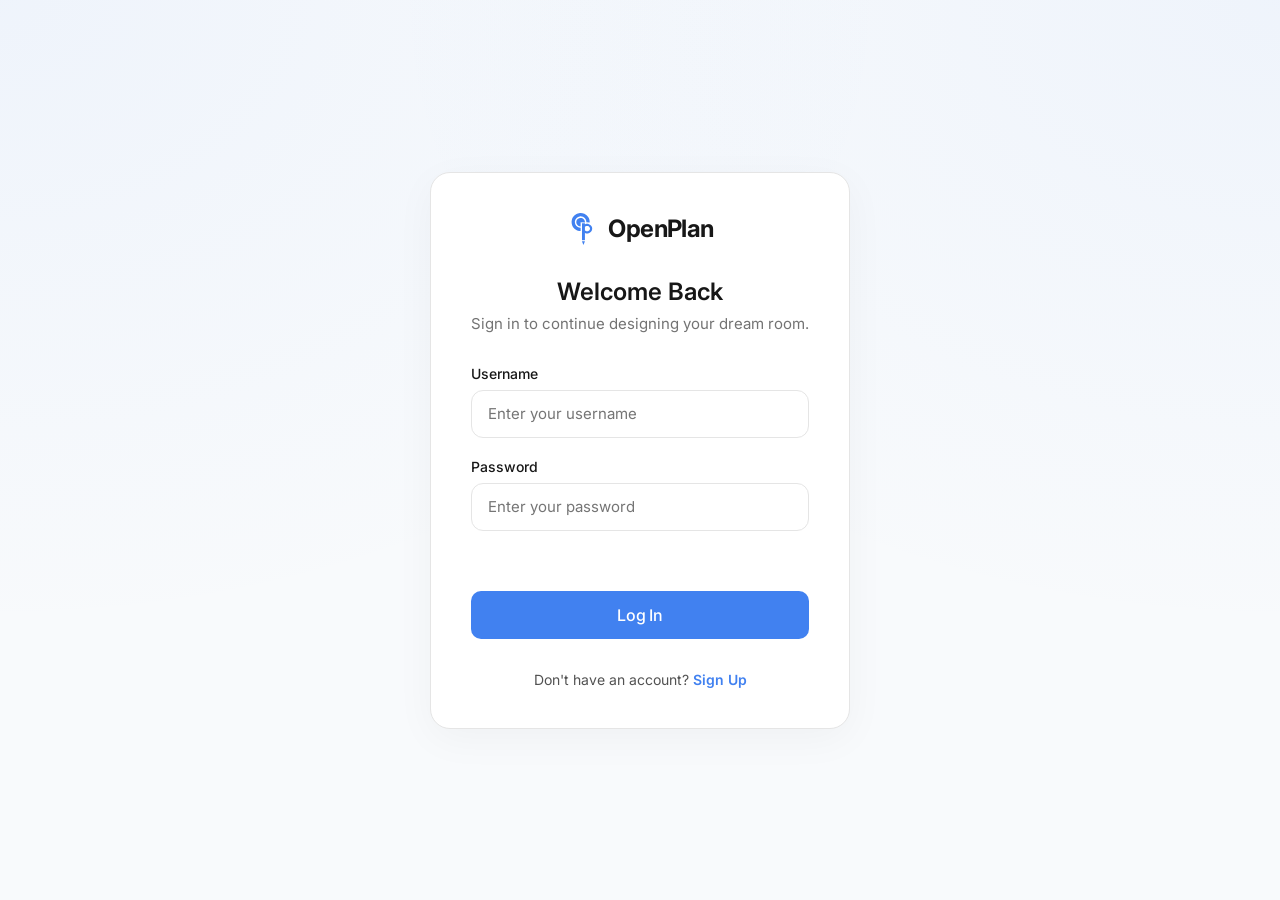
<file: login.html>
<!DOCTYPE html>
<html lang="en">
<head>
    <meta charset="UTF-8">
    <meta name="viewport" content="width=device-width, initial-scale=1.0">
    <title>Log In - OpenPlan</title>
    <link rel="stylesheet" href="css/base.css">
    <link rel="stylesheet" href="css/header.css">
    <link rel="stylesheet" href="css/auth_pages.css">
</head>
<body class="auth-page">
    <div class="auth-card">
        <a href="/" class="auth-logo">
            <img src="/icons/openplan.svg" alt="OpenPlan" style="width: 32px; height: 32px;">
            <span class="auth-logo-text">OpenPlan</span>
        </a>
        
        <div class="auth-header">
            <h1>Welcome Back</h1>
            <p>Sign in to continue designing your dream room.</p>
        </div>

        <div class="auth-form">
            <div class="auth-input-group">
                <label for="loginUsername">Username</label>
                <input type="text" id="loginUsername" placeholder="Enter your username" required>
            </div>
            <div class="auth-input-group">
                <label for="loginPassword">Password</label>
                <input type="password" id="loginPassword" placeholder="Enter your password" required>
            </div>
            <div id="loginError" class="auth-error"></div>
            <button class="upload-btn" id="loginSubmitBtn" style="width: 100%; height: 48px; justify-content: center; font-size: 16px;">Log In</button>
        </div>

        <div class="auth-footer">
            Don't have an account? <a href="/signup">Sign Up</a>
        </div>
    </div>

    <script type="module">
        import { initAuthPage } from './js/auth.js';
        document.addEventListener('DOMContentLoaded', () => {
            initAuthPage('login');
        });
    </script>
</body>
</html>
</file>
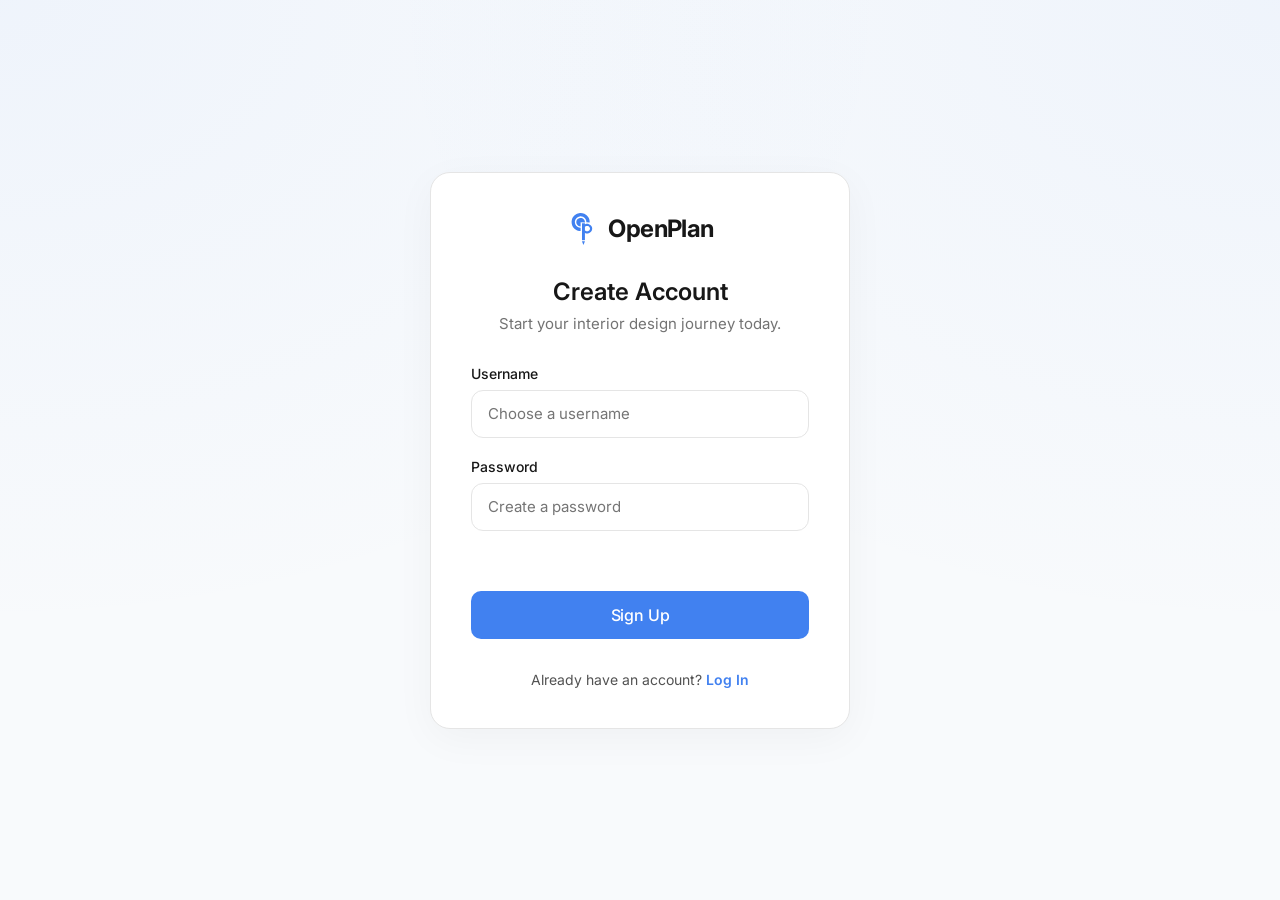
<file: signup.html>
<!DOCTYPE html>
<html lang="en">
<head>
    <meta charset="UTF-8">
    <meta name="viewport" content="width=device-width, initial-scale=1.0">
    <title>Sign Up - OpenPlan</title>
    <link rel="stylesheet" href="css/base.css">
    <link rel="stylesheet" href="css/header.css">
    <link rel="stylesheet" href="css/auth_pages.css">
</head>
<body class="auth-page">
    <div class="auth-card">
        <a href="/" class="auth-logo">
            <img src="/icons/openplan.svg" alt="OpenPlan" style="width: 32px; height: 32px;">
            <span class="auth-logo-text">OpenPlan</span>
        </a>
        
        <div class="auth-header">
            <h1>Create Account</h1>
            <p>Start your interior design journey today.</p>
        </div>

        <div class="auth-form">
            <div class="auth-input-group">
                <label for="registerUsername">Username</label>
                <input type="text" id="registerUsername" placeholder="Choose a username" required>
            </div>
            <div class="auth-input-group">
                <label for="registerPassword">Password</label>
                <input type="password" id="registerPassword" placeholder="Create a password" required>
            </div>
            <div id="registerError" class="auth-error"></div>
            <button class="upload-btn" id="registerSubmitBtn" style="width: 100%; height: 48px; justify-content: center; font-size: 16px;">Sign Up</button>
        </div>

        <div class="auth-footer">
            Already have an account? <a href="/login">Log In</a>
        </div>
    </div>

    <script type="module">
        import { initAuthPage } from './js/auth.js';
        document.addEventListener('DOMContentLoaded', () => {
            initAuthPage('signup');
        });
    </script>
</body>
</html>
</file>
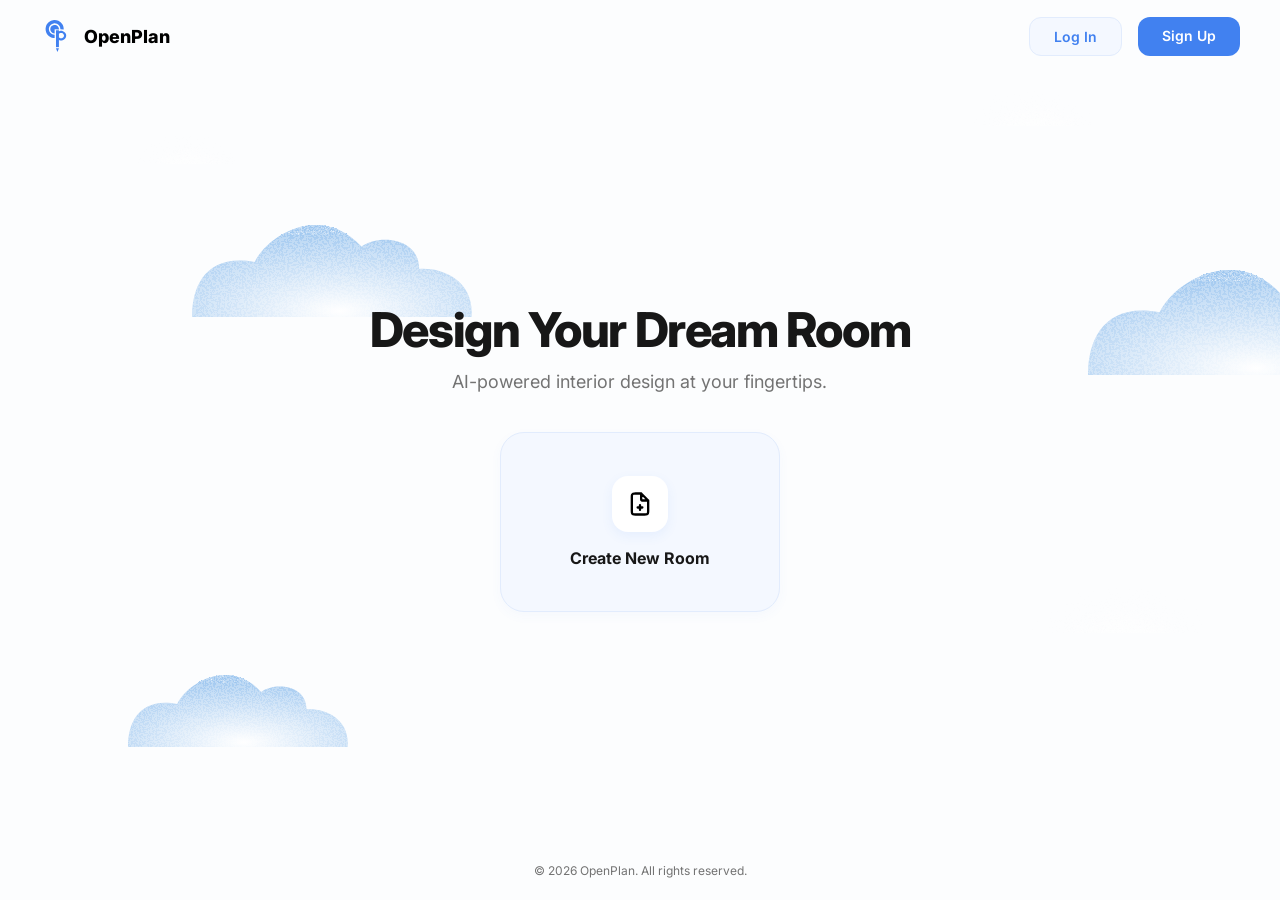
<file: welcome.html>
<!DOCTYPE html>
<html lang="en">
<head>
    <meta charset="UTF-8">
    <meta name="viewport" content="width=device-width, initial-scale=1.0">
    <title>Welcome - OpenPlan</title>
    <link rel="stylesheet" href="css/base.css">
    <link rel="stylesheet" href="css/header.css">
    <link rel="stylesheet" href="css/welcome.css">
</head>
<body class="welcome-page">
    <!-- Parallax Background -->
    <div class="parallax-container">
        <div class="parallax-layer layer-circles">
            <img src="/icons/circle.svg" class="parallax-item p-circle-1" alt="">
            <img src="/icons/circle.svg" class="parallax-item p-circle-2" alt="">
            <img src="/icons/circle.svg" class="parallax-item p-circle-3" alt="">
        </div>
        <div class="parallax-layer layer-clouds">
            <img src="/icons/cloud.svg" class="parallax-item p-cloud-1" alt="">
            <img src="/icons/cloud.svg" class="parallax-item p-cloud-2" alt="">
            <img src="/icons/cloud.svg" class="parallax-item p-cloud-3" alt="">
        </div>
    </div>

    <!-- Main Content -->
    <div class="welcome-content">
        <header class="welcome-header">
            <div class="logo">
                <img src="/icons/openplan.svg" alt="OpenPlan">
                <span>OpenPlan</span>
            </div>
            <div class="auth-actions">
                <a href="/login" class="login-nav-btn">Log In</a>
                <a href="/signup" class="signup-nav-btn">Sign Up</a>
            </div>
        </header>

        <main class="welcome-main">
            <div class="hero-text">
                <h1>Design Your Dream Room</h1>
                <p>AI-powered interior design at your fingertips.</p>
            </div>

            <div class="welcome-single-card-container">
                <a href="/" class="welcome-card hero-card">
                    <div class="card-icon"><img src="/icons/create.svg" alt=""></div>
                    <span>Create New Room</span>
                </a>
            </div>
        </main>

        <footer class="welcome-footer">
            <p>&copy; 2026 OpenPlan. All rights reserved.</p>
        </footer>
    </div>

    <script src="js/welcome.js"></script>
</body>
</html>
</file>
<file: css/base.css>
@import url('https://fonts.googleapis.com/css2?family=Inter:wght@400;500;600&display=swap');

:root {
    --bg-color: #f6f6f6;
    --border-color: #e5e5e5;
    --primary-blue: #4181f0;
    --primary-blue-light: rgba(65, 129, 240, 0.2);
    --primary-blue-soft: #f4f8ff;
    --primary-blue-soft-hover: #e0eeff;
    --primary-blue-soft-border: #e2ecfd;
    --primary-blue-soft-border-hover: #d1e1fd;
    --text-dark: #171717;
    --text-white: #ffffff;
    --text-gray: #737373;
    --text-gray-dark: #525252;
    --bg-light: #f5f5f5;
}

* {
    box-sizing: border-box;
    margin: 0;
    padding: 0;
    font-family: 'Inter', sans-serif;
}

body, html {
    width: 100%;
    height: 100%;
    background-color: var(--bg-color);
    overflow: hidden; /* No scrolling for this layout */
}

.app-container {
    display: flex;
    flex-direction: column;
    height: 100vh;
    width: 100vw;
}

/* Loading Spinner Animation */
.loading-spinner {
    width: 32px;
    height: 32px;
    border: 3px solid var(--primary-blue-light);
    border-radius: 50%;
    border-top-color: var(--primary-blue);
    animation: spin 0.8s cubic-bezier(0.4, 0, 0.2, 1) infinite;
    display: block;
    margin: 32px auto;
}

@keyframes spin {
    from { transform: rotate(0deg); }
    to { transform: rotate(360deg); }
}

/* Ensure spinner is centered in grid layouts */
.furniture-grid .loading-spinner {
    grid-column: 1 / -1;
}
</file>
<file: css/header.css>
/* Top Navigation */
.topnav {
    height: 64px;
    background-color: white;
    border-bottom: 1px solid var(--border-color);
    display: flex;
    align-items: center;
    justify-content: space-between;
    padding: 0 24px;
    flex-shrink: 0;
}

.topnav-left {
    display: flex;
    align-items: center;
    gap: 20px;
    /* Reduced gap since divider adds its own space */
}

.nav-divider {
    width: 2px;
    height: 24px;
    background-color: #adadad;
    opacity: 0.6;
}

.auth-container,
.user-status-container {
    display: flex;
    align-items: center;
    gap: 12px;
}

.user-info {
    display: flex;
    align-items: center;
    gap: 10px;
    padding: 0 4px;
}

.user-icon {
    width: 20px;
    height: 20px;
    opacity: 0.7;
}

.welcome-text {
    font-size: 14px;
    font-weight: 600;
    color: var(--text-dark);
}

.logo-link {
    text-decoration: none;
    cursor: pointer;
    display: block;
    transition: opacity 0.2s ease;
}

.logo-link:hover {
    opacity: 0.8;
}

.logo-container {
    display: flex;
    align-items: center;
    gap: 8px;
}

.logo-icon {
    width: 24px;
    height: 24px;
}

.logo-text {
    font-size: 20px;
    font-weight: 600;
    color: var(--text-dark);
    letter-spacing: -0.44px;
}

.upload-btn {
    background-color: var(--primary-blue);
    color: var(--text-white);
    border: none;
    border-radius: 10px;
    height: 36px;
    padding: 0 16px;
    display: flex;
    align-items: center;
    gap: 8px;
    font-size: 14px;
    font-weight: 500;
    cursor: pointer;
    letter-spacing: -0.15px;
    transition: opacity 0.2s ease;
}

.upload-btn:hover {
    opacity: 0.9;
}

.upload-icon {
    width: 16px;
    height: 16px;
    filter: brightness(0) invert(1);
}

/* Main Content Layout */
.main-content {
    display: flex;
    flex: 1;
    overflow: hidden;
}
</file>
<file: css/auth_pages.css>
body.auth-page {
    margin: 0;
    padding: 0;
    min-height: 100vh;
    display: flex;
    align-items: center;
    justify-content: center;
    background-color: #f8fafc;
    background-image: 
        radial-gradient(at 0% 0%, rgba(65, 129, 240, 0.05) 0px, transparent 50%),
        radial-gradient(at 100% 0%, rgba(65, 129, 240, 0.05) 0px, transparent 50%);
}

.auth-card {
    width: 100%;
    max-width: 420px;
    padding: 40px;
    background: white;
    border-radius: 20px;
    box-shadow: 0 10px 40px rgba(0, 0, 0, 0.04);
    border: 1px solid var(--border-color);
}

.auth-logo {
    display: flex;
    align-items: center;
    justify-content: center;
    gap: 10px;
    margin-bottom: 32px;
    text-decoration: none;
}

.auth-logo-text {
    font-size: 24px;
    font-weight: 700;
    color: var(--text-dark);
    letter-spacing: -0.6px;
}

.auth-header {
    text-align: center;
    margin-bottom: 32px;
}

.auth-header h1 {
    font-size: 24px;
    font-weight: 600;
    color: var(--text-dark);
    margin-bottom: 8px;
}

.auth-header p {
    color: var(--text-gray);
    font-size: 15px;
}

.auth-form {
    display: flex;
    flex-direction: column;
    gap: 20px;
}

.auth-input-group {
    display: flex;
    flex-direction: column;
    gap: 8px;
}

.auth-input-group label {
    font-size: 14px;
    font-weight: 500;
    color: var(--text-dark);
}

.auth-input-group input {
    height: 48px;
    padding: 0 16px;
    border-radius: 12px;
    border: 1px solid var(--border-color);
    outline: none;
    font-size: 15px;
    transition: border-color 0.2s;
}

.auth-input-group input:focus {
    border-color: var(--primary-blue);
}

.auth-error {
    color: #ef4444;
    font-size: 14px;
    font-weight: 500;
    text-align: center;
    min-height: 20px;
}

.auth-footer {
    margin-top: 32px;
    text-align: center;
    font-size: 14px;
    color: var(--text-gray-dark);
}

.auth-footer a {
    color: var(--primary-blue);
    font-weight: 600;
    text-decoration: none;
}

.auth-footer a:hover {
    text-decoration: underline;
}
</file>
<file: css/welcome.css>
/* welcome.css */

.welcome-page {
    margin: 0;
    padding: 0;
    overflow: hidden;
    background: #fcfdfe;
    font-family: 'Inter', system-ui, -apple-system, sans-serif;
    color: var(--text-dark);
    height: 100vh;
    display: flex;
    flex-direction: column;
}

/* Parallax Layers */
.parallax-container {
    position: absolute;
    top: 0;
    left: 0;
    width: 100%;
    height: 100%;
    z-index: 0;
    pointer-events: none;
}

.parallax-layer {
    position: absolute;
    top: 0;
    left: 0;
    width: 100%;
    height: 100%;
    transition: transform 0.1s ease-out;
}

.parallax-item {
    position: absolute;
    opacity: 1.0;
}

/* Specific Positions for Circles and Clouds */
.p-circle-1 {
    top: 15%;
    left: 10%;
    width: 120px;
}

.p-circle-2 {
    top: 65%;
    left: 80%;
    width: 200px;
}

.p-circle-3 {
    top: 10%;
    left: 75%;
    width: 150px;
}

.p-cloud-1 {
    top: 25%;
    left: 15%;
    width: 280px;
}

.p-cloud-2 {
    top: 75%;
    left: 10%;
    width: 220px;
}

.p-cloud-3 {
    top: 30%;
    left: 85%;
    width: 320px;
}

/* Main Content Layout */
.welcome-content {
    position: relative;
    z-index: 10;
    display: flex;
    flex-direction: column;
    height: 100%;
}

.welcome-header {
    height: 72px;
    padding: 0 40px;
    display: flex;
    align-items: center;
    justify-content: space-between;
}

.welcome-header .logo {
    display: flex;
    align-items: center;
    gap: 12px;
    font-weight: 800;
    font-size: 18px;
    color: black;
}

.welcome-header .logo img {
    width: 32px;
    height: 32px;
}

.auth-actions {
    display: flex;
    gap: 16px;
}

.login-nav-btn {
    padding: 10px 24px;
    border-radius: 12px;
    background: var(--primary-blue-soft);
    border: 1px solid var(--primary-blue-soft-border);
    color: var(--primary-blue);
    text-decoration: none;
    font-weight: 600;
    font-size: 14px;
    transition: all 0.2s ease;
}

.signup-nav-btn {
    padding: 10px 24px;
    border-radius: 12px;
    background: var(--primary-blue);
    color: white;
    text-decoration: none;
    font-weight: 600;
    font-size: 14px;
    transition: all 0.2s ease;
}

/* Main Area */
.welcome-main {
    flex: 1;
    display: flex;
    flex-direction: column;
    align-items: center;
    justify-content: center;
    padding: 0 40px;
    gap: 40px;
}

.hero-text {
    text-align: center;
}

.hero-text h1 {
    font-size: 48px;
    font-weight: 800;
    margin-bottom: 12px;
    letter-spacing: -0.03em;
}

.hero-text p {
    font-size: 18px;
    color: var(--text-gray);
    margin: 0;
}

/* Single Hero Card Layout */
.welcome-single-card-container {
    display: flex;
    justify-content: center;
    width: 100%;
}

.welcome-card {
    display: flex;
    flex-direction: column;
    align-items: center;
    justify-content: center;
    gap: 16px;
    width: 280px;
    height: 180px;
    background-color: var(--primary-blue-soft);
    border: 1px solid var(--primary-blue-soft-border);
    border-radius: 24px;
    text-decoration: none;
    color: var(--text-dark);
    font-weight: 700;
    font-size: 16px;
    transition: all 0.3s cubic-bezier(0.4, 0, 0.2, 1);
    cursor: pointer;
    box-shadow: 0 4px 12px rgba(65, 129, 240, 0.04);
}

.welcome-card .card-icon {
    width: 56px;
    height: 56px;
    background: white;
    border-radius: 16px;
    display: flex;
    align-items: center;
    justify-content: center;
    box-shadow: 0 4px 12px rgba(65, 129, 240, 0.08);
}

.welcome-card .card-icon img {
    width: 28px;
    height: 28px;
}

.welcome-card:hover {
    background-color: var(--primary-blue-soft-hover);
    border-color: var(--primary-blue-soft-border-hover);
    transform: translateY(-4px);
    box-shadow: 0 12px 24px rgba(65, 129, 240, 0.08);
}

.welcome-footer {
    height: 60px;
    text-align: center;
    color: var(--text-gray);
    font-size: 12px;
    display: flex;
    align-items: center;
    justify-content: center;
}
</file>
